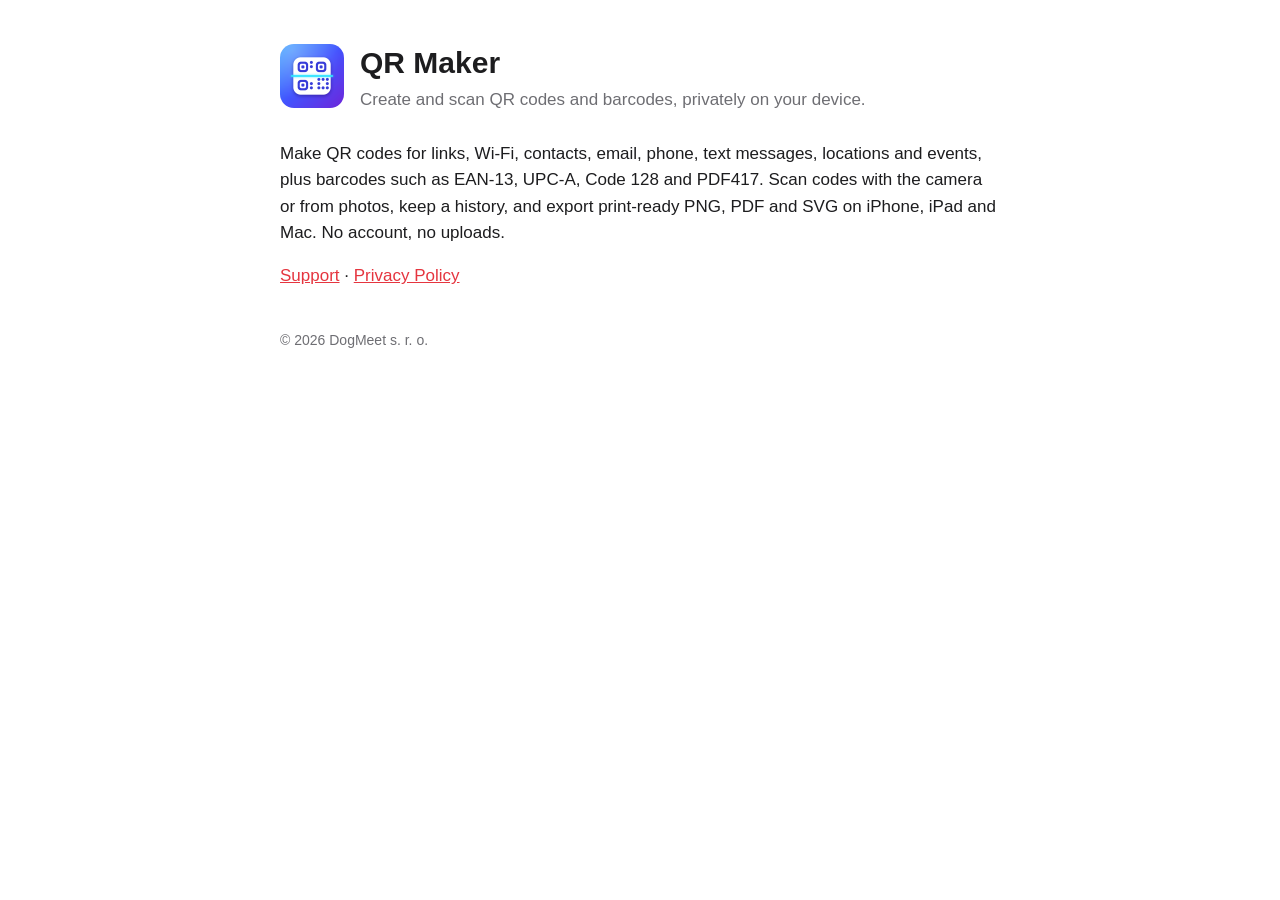
<file: index.html>
<!doctype html><html lang="en"><head><meta charset="utf-8"><meta name="viewport" content="width=device-width,initial-scale=1"><title>QR Maker: QR &amp; Barcode</title><link rel="stylesheet" href="style.css"></head><body><main>
<header><img src="icon.png" alt=""><div><h1>QR Maker</h1><div class="muted">Create and scan QR codes and barcodes, privately on your device.</div></div></header>
<p>Make QR codes for links, Wi‑Fi, contacts, email, phone, text messages, locations and events, plus barcodes such as EAN‑13, UPC‑A, Code 128 and PDF417. Scan codes with the camera or from photos, keep a history, and export print-ready PNG, PDF and SVG on iPhone, iPad and Mac. No account, no uploads.</p>
<p><a href="support.html">Support</a> · <a href="privacy.html">Privacy Policy</a></p>
<footer>© 2026 DogMeet s. r. o.</footer></main></body></html>
</file>
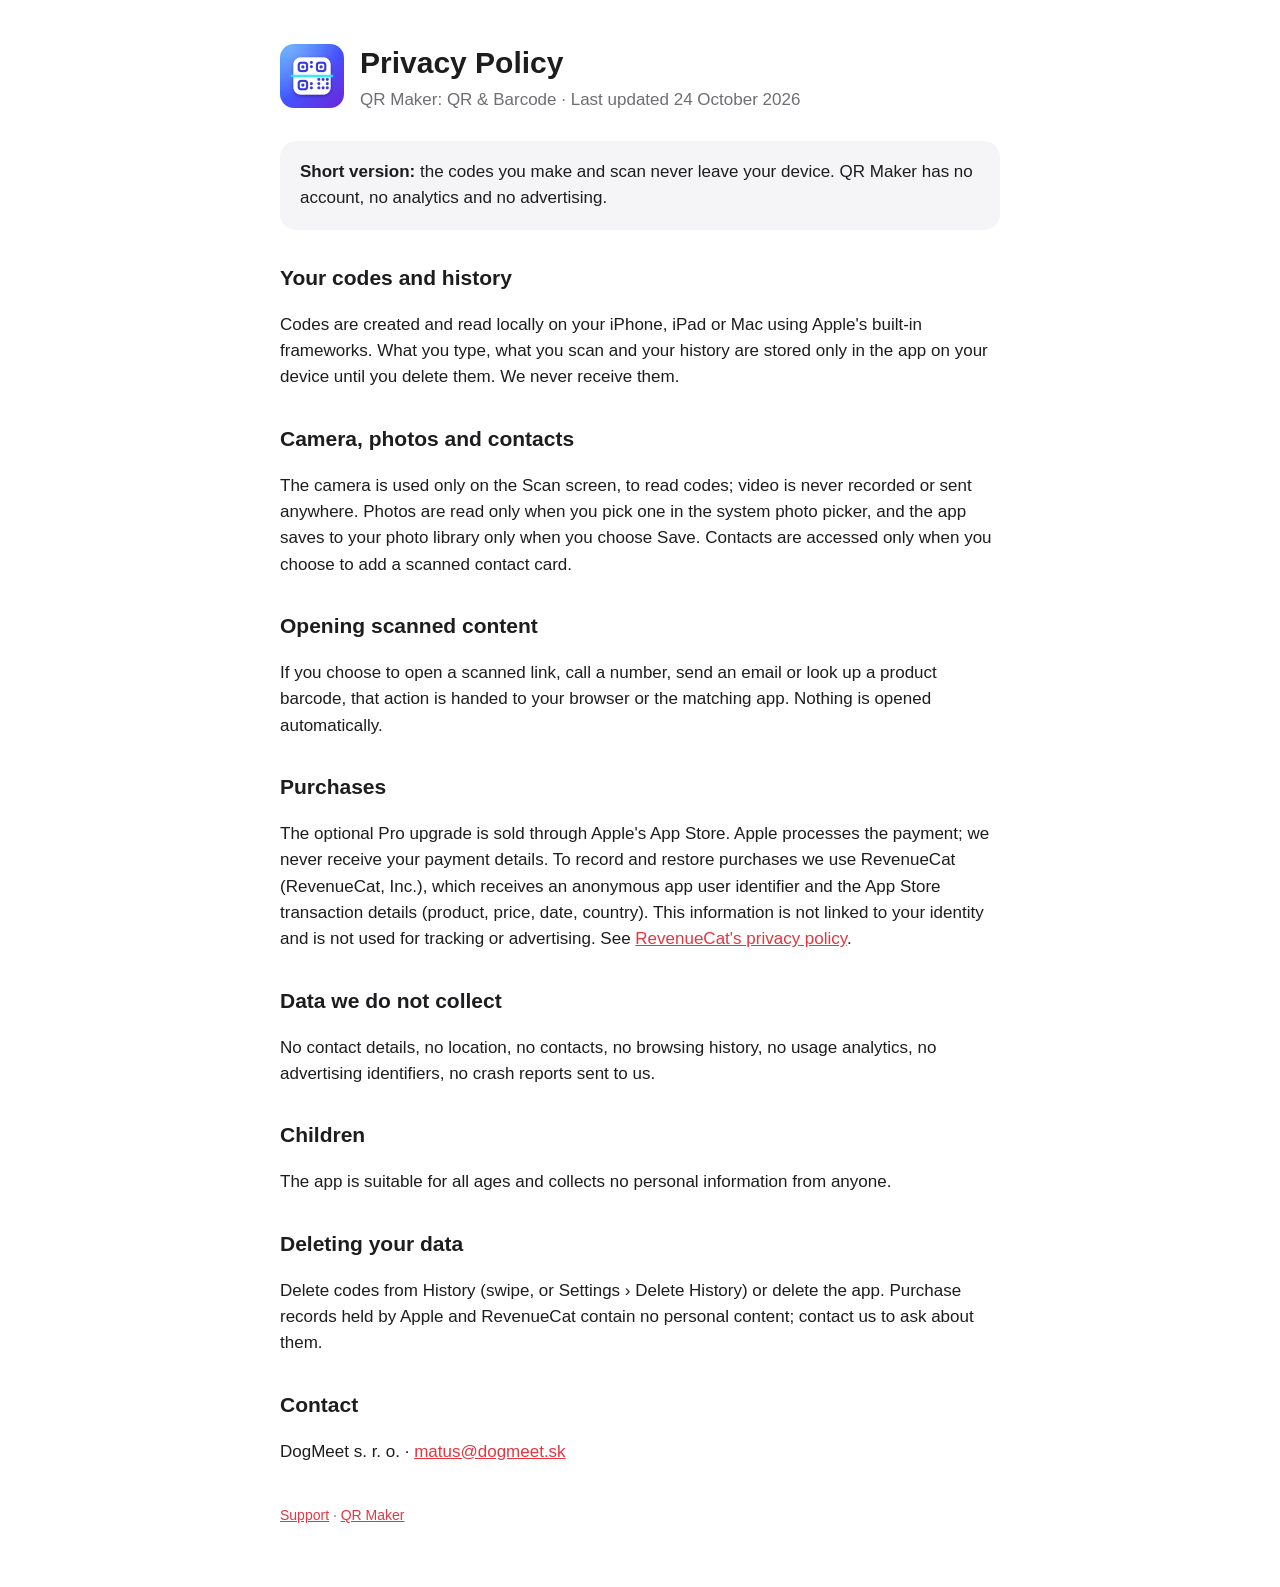
<file: privacy.html>
<!doctype html><html lang="en"><head><meta charset="utf-8"><meta name="viewport" content="width=device-width,initial-scale=1"><title>Privacy Policy – QR Maker</title><link rel="stylesheet" href="style.css"></head><body><main>
<header><img src="icon.png" alt=""><div><h1>Privacy Policy</h1><div class="muted">QR Maker: QR &amp; Barcode · Last updated 24 October 2026</div></div></header>
<div class="card"><strong>Short version:</strong> the codes you make and scan never leave your device. QR Maker has no account, no analytics and no advertising.</div>
<h2>Your codes and history</h2><p>Codes are created and read locally on your iPhone, iPad or Mac using Apple's built-in frameworks. What you type, what you scan and your history are stored only in the app on your device until you delete them. We never receive them.</p>
<h2>Camera, photos and contacts</h2><p>The camera is used only on the Scan screen, to read codes; video is never recorded or sent anywhere. Photos are read only when you pick one in the system photo picker, and the app saves to your photo library only when you choose Save. Contacts are accessed only when you choose to add a scanned contact card.</p>
<h2>Opening scanned content</h2><p>If you choose to open a scanned link, call a number, send an email or look up a product barcode, that action is handed to your browser or the matching app. Nothing is opened automatically.</p>
<h2>Purchases</h2><p>The optional Pro upgrade is sold through Apple's App Store. Apple processes the payment; we never receive your payment details. To record and restore purchases we use RevenueCat (RevenueCat, Inc.), which receives an anonymous app user identifier and the App Store transaction details (product, price, date, country). This information is not linked to your identity and is not used for tracking or advertising. See <a href="https://www.revenuecat.com/privacy">RevenueCat's privacy policy</a>.</p>
<h2>Data we do not collect</h2><p>No contact details, no location, no contacts, no browsing history, no usage analytics, no advertising identifiers, no crash reports sent to us.</p>
<h2>Children</h2><p>The app is suitable for all ages and collects no personal information from anyone.</p>
<h2>Deleting your data</h2><p>Delete codes from History (swipe, or Settings › Delete History) or delete the app. Purchase records held by Apple and RevenueCat contain no personal content; contact us to ask about them.</p>
<h2>Contact</h2><p>DogMeet s. r. o. · <a href="mailto:matus@dogmeet.sk">matus@dogmeet.sk</a></p>
<footer><a href="support.html">Support</a> · <a href="index.html">QR Maker</a></footer></main></body></html>
</file>
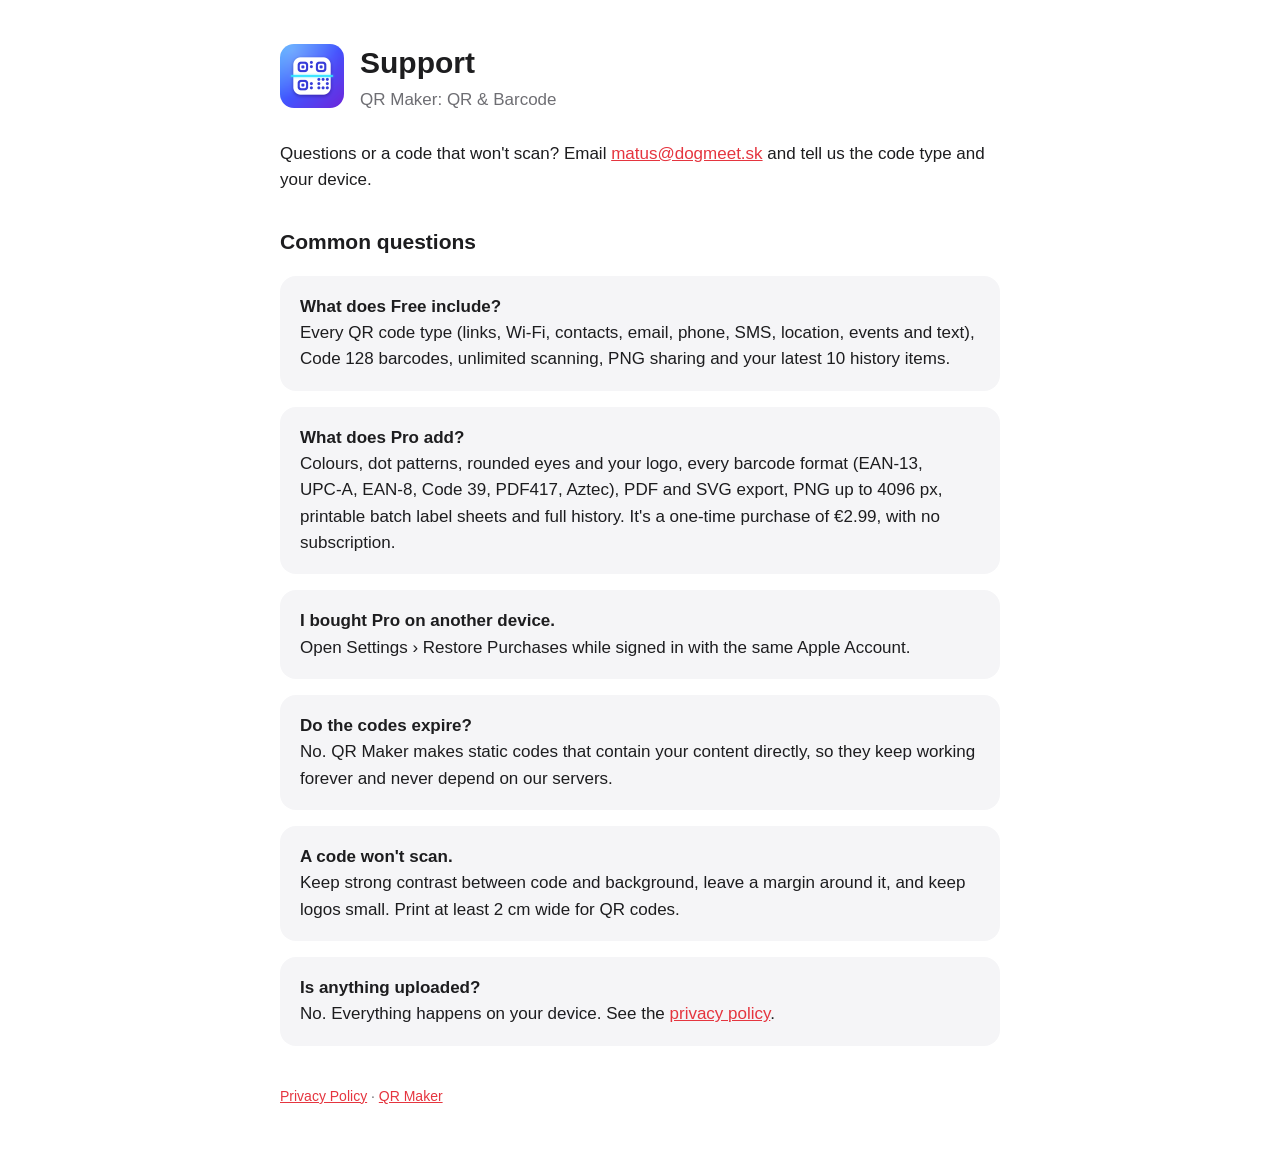
<file: support.html>
<!doctype html><html lang="en"><head><meta charset="utf-8"><meta name="viewport" content="width=device-width,initial-scale=1"><title>Support – QR Maker</title><link rel="stylesheet" href="style.css"></head><body><main>
<header><img src="icon.png" alt=""><div><h1>Support</h1><div class="muted">QR Maker: QR &amp; Barcode</div></div></header>
<p>Questions or a code that won't scan? Email <a href="mailto:matus@dogmeet.sk">matus@dogmeet.sk</a> and tell us the code type and your device.</p>
<h2>Common questions</h2>
<div class="card"><strong>What does Free include?</strong><br>Every QR code type (links, Wi‑Fi, contacts, email, phone, SMS, location, events and text), Code 128 barcodes, unlimited scanning, PNG sharing and your latest 10 history items.</div>
<div class="card"><strong>What does Pro add?</strong><br>Colours, dot patterns, rounded eyes and your logo, every barcode format (EAN‑13, UPC‑A, EAN‑8, Code 39, PDF417, Aztec), PDF and SVG export, PNG up to 4096 px, printable batch label sheets and full history. It's a one-time purchase of €2.99, with no subscription.</div>
<div class="card"><strong>I bought Pro on another device.</strong><br>Open Settings › Restore Purchases while signed in with the same Apple Account.</div>
<div class="card"><strong>Do the codes expire?</strong><br>No. QR Maker makes static codes that contain your content directly, so they keep working forever and never depend on our servers.</div>
<div class="card"><strong>A code won't scan.</strong><br>Keep strong contrast between code and background, leave a margin around it, and keep logos small. Print at least 2 cm wide for QR codes.</div>
<div class="card"><strong>Is anything uploaded?</strong><br>No. Everything happens on your device. See the <a href="privacy.html">privacy policy</a>.</div>
<footer><a href="privacy.html">Privacy Policy</a> · <a href="index.html">QR Maker</a></footer></main></body></html>
</file>
<file: style.css>
:root{--brand:#E5353F;--text:#1d1d1f;--muted:#6e6e73;--bg:#fff;--card:#f5f5f7}
@media (prefers-color-scheme:dark){:root{--text:#f5f5f7;--muted:#a1a1a6;--bg:#000;--card:#1c1c1e}}
*{box-sizing:border-box}body{margin:0;font:17px/1.55 -apple-system,BlinkMacSystemFont,"Segoe UI",Helvetica,Arial,sans-serif;color:var(--text);background:var(--bg)}
main{max-width:760px;margin:0 auto;padding:40px 20px 60px}header{display:flex;align-items:center;gap:16px;margin-bottom:28px}
header img{width:64px;height:64px;border-radius:14px}h1{font-size:30px;margin:0}h2{margin-top:32px;font-size:21px}
p,li{color:var(--text)}.muted{color:var(--muted)}a{color:var(--brand)}.card{background:var(--card);border-radius:16px;padding:18px 20px;margin:16px 0}
footer{margin-top:40px;font-size:14px;color:var(--muted)}
</file>
